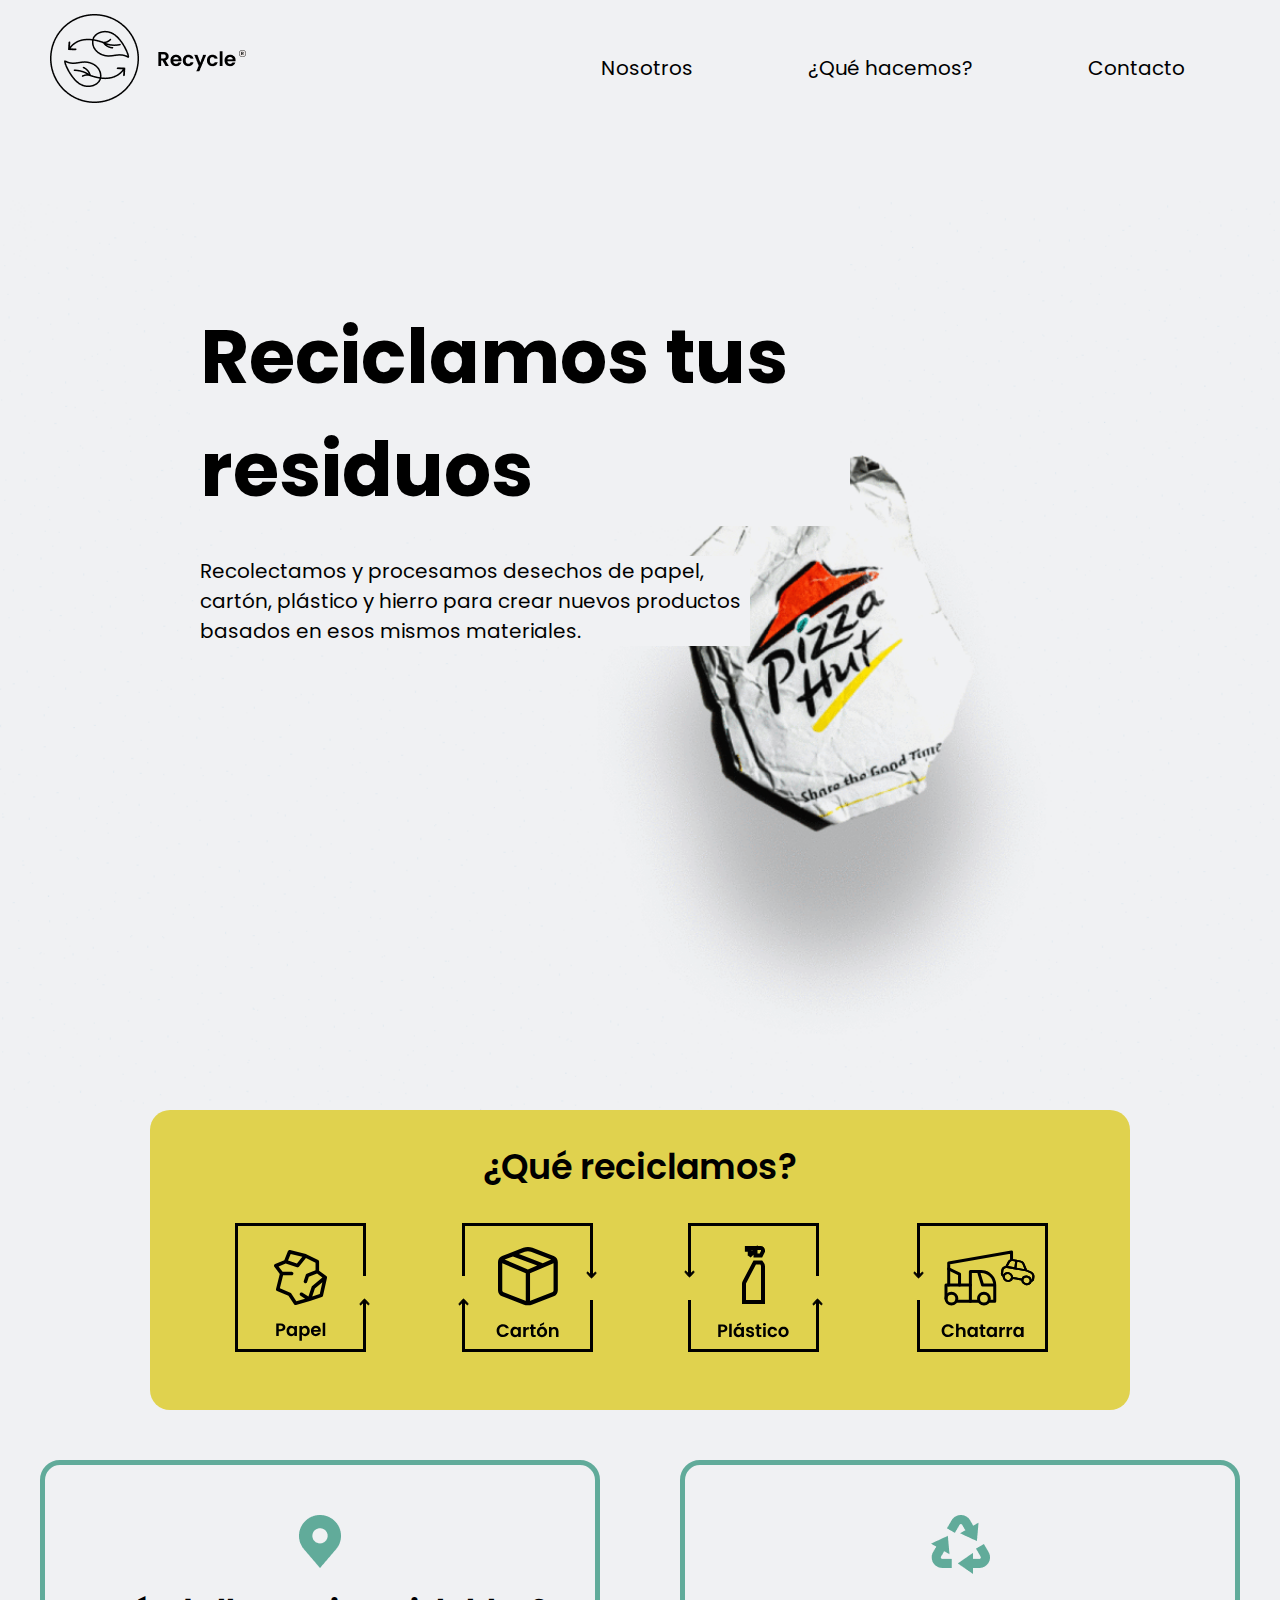
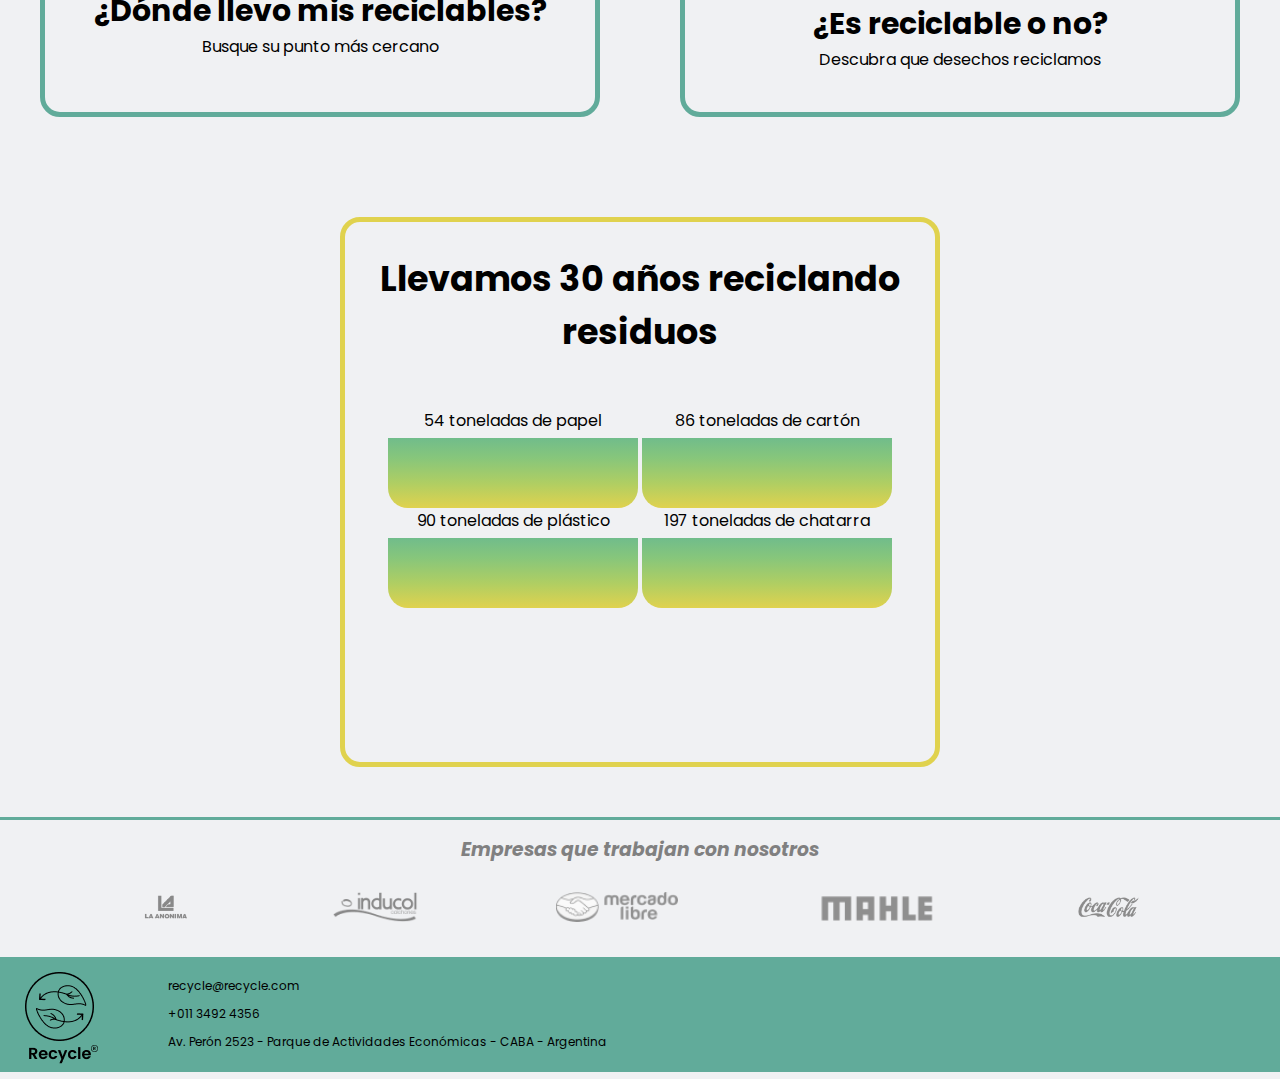
<file: index.html>
<!DOCTYPE html>
<html lang="en">
<head>
    <meta charset="UTF-8">
    <meta http-equiv="X-UA-Compatible" content="IE=edge">
    <meta name="viewport" content="width=device-width, initial-scale=1.0">
    <title>Recycle</title>
     <!-- CSS -->
     <link rel="stylesheet" href="css/style2.css">
     <!-- FONTS -->
        <link rel = "preconnect" href = "https://fonts.gstatic.com">
        <link href = "https://fonts.googleapis.com/css2?family=Poppins:wght@600&display=swap" rel = "stylesheet">
</head>

<body>
    
    <header class="header">
        <div class="logo">
            <a href="index.html"><img src="Vectores/Logo1.png"></a> 
        </div>
        
        <nav class="header__pestañas">
            <ul>
                <li><a href="nosotros.html">Nosotros</a></li>
                <li><a href="quehacemos.html">¿Qué hacemos?</a></li>
                <li><a href="contacto.html">Contacto</a></li>
            </ul>
        </nav>
       
    </header>   
       
    <main>
        <aside class="redes-sociales">
            <a ref=""></a><img src="Vectores/Whatsapp.png">
            <a href="https://www.instagram.com/"><img src="Vectores/Instagram.png"></a>
            <a href="https://www.instagram.com/"><img src="Vectores/Facebook.png"></a>
        </aside>

        <section id="home">
            
            <h1 class="titulo__principal">Reciclamos tus residuos</h1>
            <p class="aclaracion">Recolectamos y procesamos desechos de papel, cartón, plástico y hierro para crear nuevos productos basados en esos mismos materiales.</p>

        </section>
    
        <section class="quereciclamos">
            <h2 class="subtitular">¿Qué reciclamos?</h2>
            <div class="vectores">
                <img src="Vectores/Papel.svg"> 
                <img src="Vectores/Carton.svg"> 
                <img src="Vectores/Plasticos.svg"> 
                <img src="Vectores/Chatarra.svg">   
            </div>    

        </section>  
    
        <section class="fondo-de-boxmodel">
            <div class="box-model">
                <div class="vector-ubicacion-reciclables">
                    <img src="Vectores/ubicacion.png">
                </div>
                <h2 class="titulares">¿Dónde llevo mis reciclables?</h2>
                <p class="boton-index">Busque su punto más cercano</p>
                
            </div>

            <div class="box-model"><a href="esreciclableono.html">
                <div class="vector-ubicacion-reciclables">
                    <img src="Vectores/VectorRecicle.png"></a>
                </div>
                <h2 class="titulares"><a href="esreciclableono.html">¿Es reciclable o no?</a></h2>
                <p class="boton-index">Descubra que desechos reciclamos</p>
           
            </div>

        </section>
            
        <section class="residuos-reciclados">
            
            <div>
                <h2 class="titulo-años">Llevamos 30 años reciclando residuos</h2>
            </div>

            <div id="contador-reciclaje">
                
                <div id="contador1">
                    <p class="toneladas">54 toneladas de papel</p>                    
                </div>
                <div id="contador2">
                    <p class="toneladas">86 toneladas de cartón</p>
                </div>
                <div id="contador3">
                    <p class="toneladas">90 toneladas de plástico</p>
                </div>
                <div id="contador4">
                    <p class="toneladas">197 toneladas de chatarra</p>
                </div>
            </div>

        </section>

       
    </main>

    <footer class="footer">
       
        <section>
            <h3 class="introfooter">Empresas que trabajan con nosotros</h3>
            <div class="box-img"> 
                <img src="Vectores/Empresa1.png">
                <img src="Vectores/Empresa2.png">
                <img src="Vectores/Empresa3.png">
                <img src="Vectores/Empresa4.png">
                <img src="Vectores/Empresa5.png">
            </div>
        </section>
       
        <section class="infofooter">  
            <div class="logofooter">
                <a href="index.html"><img src="Vectores/Logoparafooter.png"></a>
            </div>                         
            <ul class="datos">
                <li class="datos">recycle@recycle.com</li>
                <li class="datos">+011 3492 4356</li>
                <li class="datos">Av. Perón 2523 - Parque de Actividades Económicas - CABA - Argentina</li>
            </ul>
       </section>

    </footer>












   














</body>
</html>
</file>
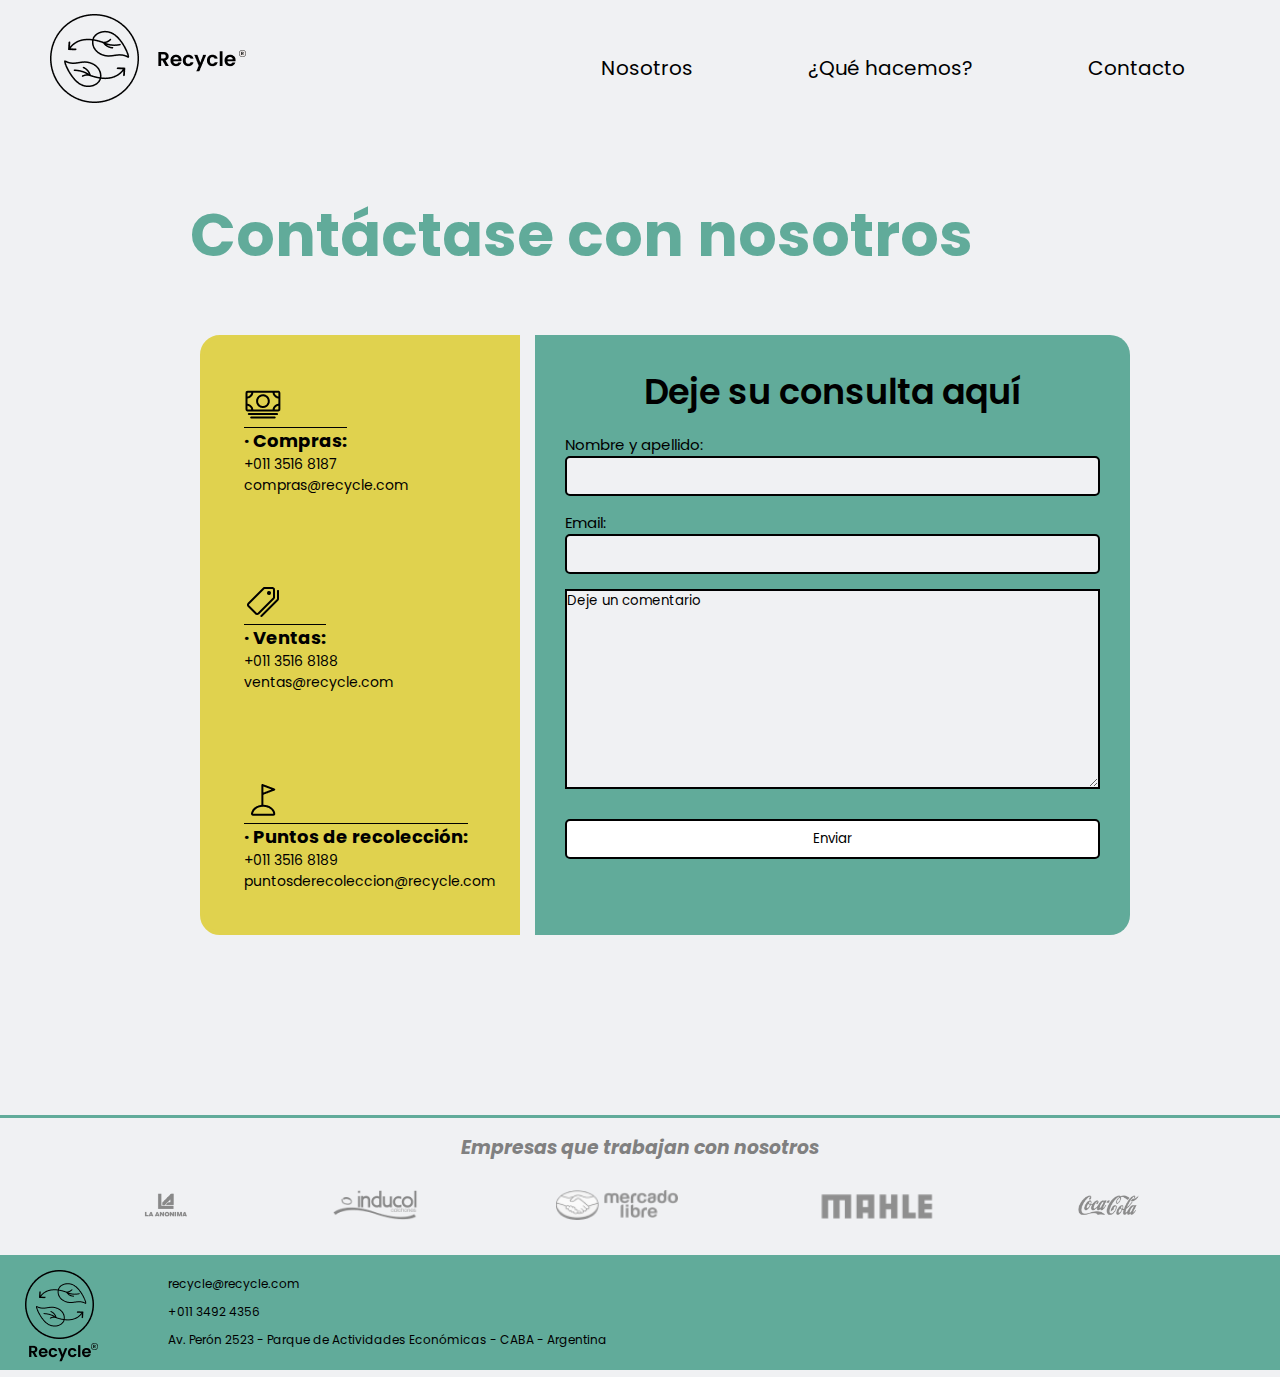
<file: contacto.html>
<!DOCTYPE html>
<html lang="en">
    <head>
        <meta charset="UTF-8">
        <meta http-equiv="X-UA-Compatible" content="IE=edge">
        <meta name="viewport" content="width=device-width, initial-scale=1.0">
        <title>Contacto</title>
     <!-- CSS -->
        <link rel="stylesheet" href="css/style2.css">
     <!-- FONTS -->
        <link rel = "preconnect" href = "https://fonts.gstatic.com">
        <link href = "https://fonts.googleapis.com/css2?family=Poppins:wght@600&display=swap" rel = "stylesheet">
    </head>

<body>
 
    <header class="header">
        <div class="logo">
            <a href="index.html"><img src="Vectores/Logo1.png"></a> 
        </div>
        
        <nav class="header__pestañas">
            <ul>
                <li><a href="nosotros.html">Nosotros</a></li>
                <li><a href="quehacemos.html">¿Qué hacemos?</a></li>
                <li><a href="contacto.html">Contacto</a></li>
            </ul>
        </nav>
       
    </header>   
      

    <main>

        <aside class="redes-sociales">
            <a ref=""></a><img src="Vectores/Whatsapp.png">
            <a href="https://www.instagram.com/"><img src="Vectores/Instagram.png"></a>
            <a href="https://www.instagram.com/"><img src="Vectores/Facebook.png"></a>
        </aside>

        <section>
            
            <h1 class="tituloquienesomos">Contáctase con nosotros</h1>

            <div class="cuerpo-contacto">

                <div class="datos-contacto">                    
                    <ul class="areas">
                        <img src="Vectores/Dinero.png">
                        <li class="area-titulo">· Compras:</li>
                        <li class="area-datos">+011 3516 8187</li>
                        <li class="area-datos">compras@recycle.com</li>
                    </ul>

                    <ul class="areas">
                        <img src="Vectores/Venta.png">
                        <li class="area-titulo">· Ventas:</li>
                        <li class="area-datos">+011 3516 8188</li>
                        <li class="area-datos">ventas@recycle.com</li>
                    </ul>

                    <ul class="areas">
                        <img src="Vectores/Punto.png">
                        <li class="area-titulo">· Puntos de recolección:</li>
                        <li class="area-datos">+011 3516 8189</li>
                        <li class="area-datos">puntosderecoleccion@recycle.com</li>
                    </ul>   
                </div>
                
                <form class="fondo-formulario">
                    
                    <legend class="subtitular">Deje su consulta aquí</legend>
                    
                    <div class="cuerpo-formulario">
                        <label class="titulo-formulario">Nombre y apellido:</label>
                        <input>
                
                        <label class="titulo-formulario">Email:</label>
                        <input>
                
                        <textarea class="text-area">Deje un comentario</textarea>
                    
                        <input class="boton-formulario" type="submit" value="Enviar">
                    </div>

                </form>

            </div>

        </section>

    </main>       

   
        
    <footer class="footer">
       
        <section>
            <h3 class="introfooter">Empresas que trabajan con nosotros</h3>
            <div class="box-img"> 
                <img src="Vectores/Empresa1.png">
                <img src="Vectores/Empresa2.png">
                <img src="Vectores/Empresa3.png">
                <img src="Vectores/Empresa4.png">
                <img src="Vectores/Empresa5.png">
            </div>
        </section>
   
        <section class="infofooter">  
            <div class="logofooter">
                <a href="index.html"><img src="Vectores/Logoparafooter.png"></a>
            </div>                         
            <ul class="datos">
                <li class="datos">recycle@recycle.com</li>
                <li class="datos">+011 3492 4356</li>
                <li class="datos">Av. Perón 2523 - Parque de Actividades Económicas - CABA - Argentina</li>
            </ul>
        </section>

    </footer>

</body>



</html>
</file>
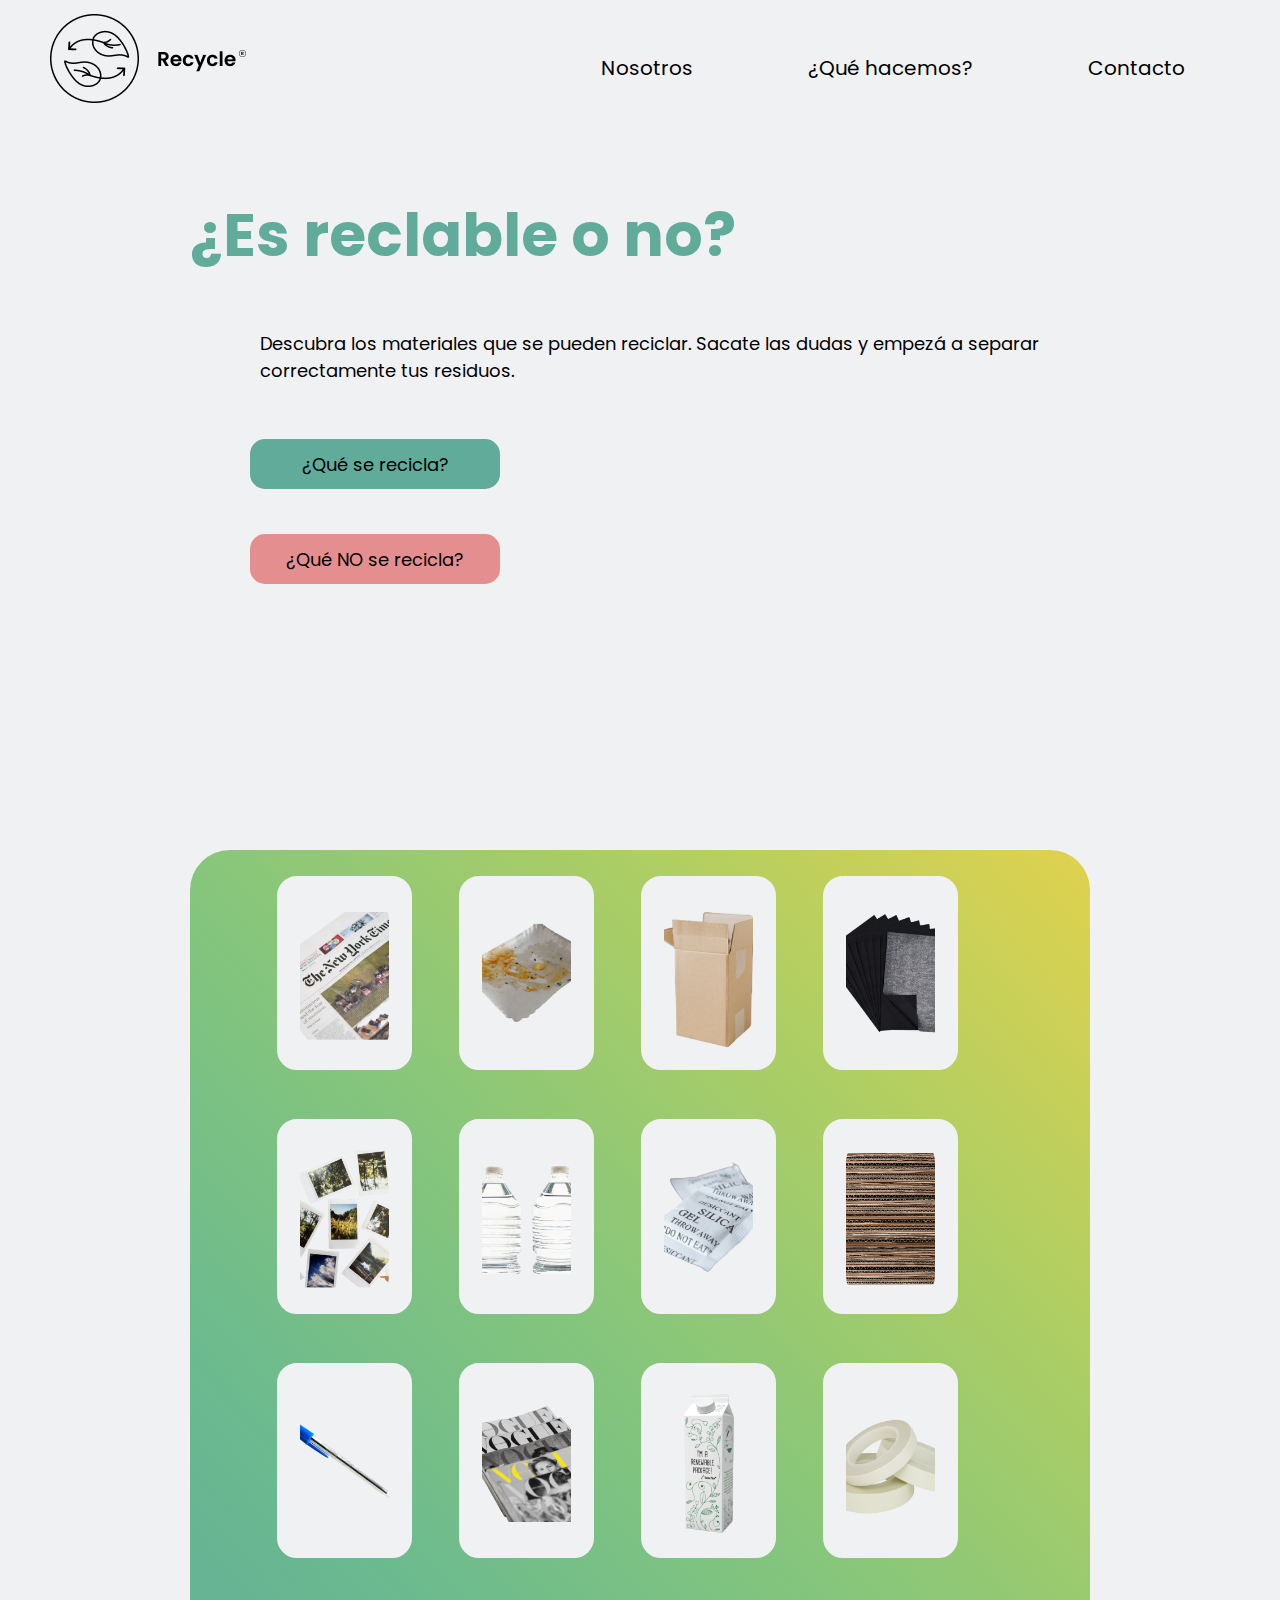
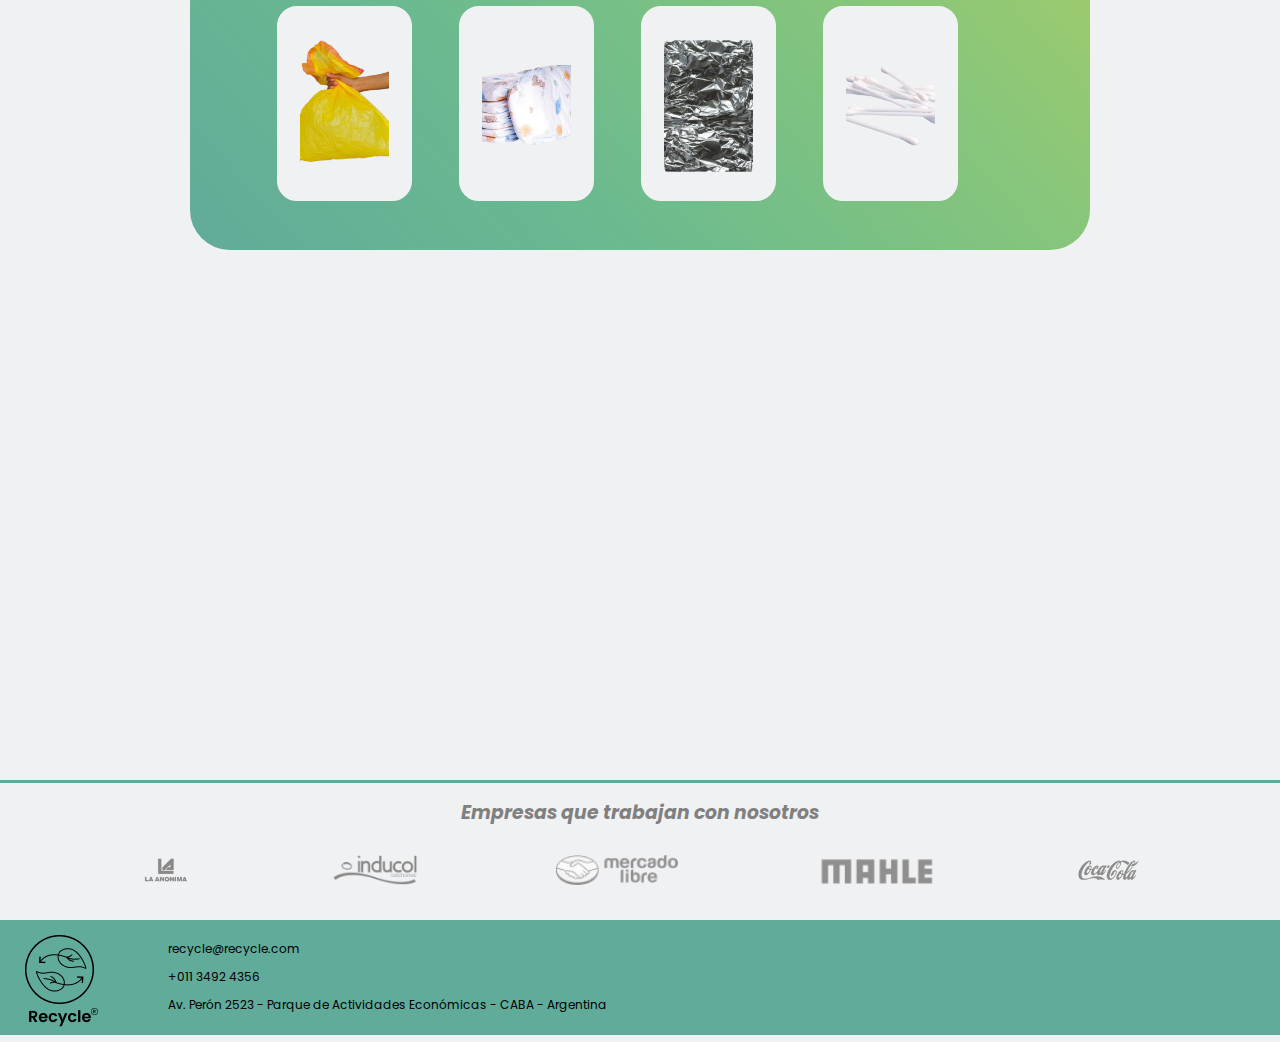
<file: esreciclableono.html>
<!DOCTYPE html>
<html lang="en">
    <head>
        <meta charset="UTF-8">
        <meta http-equiv="X-UA-Compatible" content="IE=edge">
        <meta name="viewport" content="width=device-width, initial-scale=1.0">
        <title>Es reciclable o no</title>
     <!-- CSS -->
        <link rel="stylesheet" href="css/style2.css">
     <!-- FONTS -->
        <link rel = "preconnect" href = "https://fonts.gstatic.com">
        <link href = "https://fonts.googleapis.com/css2?family=Poppins:wght@600&display=swap" rel = "stylesheet">
    </head>


<body>

    <header class="header">
        <div class="logo">
            <a href="index.html"><img src="Vectores/Logo1.png"></a> 
        </div>
        
        <nav class="header__pestañas">
            <ul>
                <li><a href="nosotros.html">Nosotros</a></li>
                <li><a href="quehacemos.html">¿Qué hacemos?</a></li>
                <li><a href="contacto.html">Contacto</a></li>
            </ul>
        </nav>
       
    </header>   
      
    <main>
        
        <aside class="redes-sociales">
            <a ref=""></a><img src="Vectores/Whatsapp.png">
            <a href="https://www.instagram.com/"><img src="Vectores/Instagram.png"></a>
            <a href="https://www.instagram.com/"><img src="Vectores/Facebook.png"></a>
        </aside>
        
        
        <section class="quienesomos">           
                
            <h1 class="tituloquienesomos">¿Es reclable o no?</h1>
            <p class="textquienesomos">Descubra los materiales que se pueden reciclar. Sacate las dudas y empezá a separar correctamente tus residuos.</p>

            <div class="accion">
                <a class="boton-verde">¿Qué se recicla?</a>
                <a class="boton-rojo">¿Qué NO se recicla?</a>
            </div>
                               
        </section>      

        
        
        <section class="zona-grid">
          
            <div class="grid-padre2">
                            
                <div class="bloque1-1">
                    <img src="Imagenes/Diarios.png" class="imagen-grid2">
                    
                </div>

                <div class="bloque1-2">
                    <img src="Imagenes/Carton sucio.png" class="imagen-grid2">
                </div>

                <div class="bloque1-1">
                    <img src="Imagenes/Cajasdecarton.png" class="imagen-grid2">
                </div>

                <div class="bloque1-2">
                    <img src="Imagenes/Papelcarbonico.png" class="imagen-grid2">
                </div>

                <div class="bloque1-2">
                    <img src="Imagenes/Fotos.png" class="imagen-grid2">
                </div>

                <div class="bloque1-1">
                    <img src="Imagenes/Botellasplasticas.png" class="imagen-grid2">
                </div>

                <div class="bloque1-2">
                    <img src="Imagenes/Geldesilice.png" class="imagen-grid2">
                </div>

                <div class="bloque1-1">
                    <img src="Imagenes/Cartoncorrugado.png" class="imagen-grid2">
                </div> 
                                      
                <div class="bloque1-2">
                    <img src="Imagenes/Birome.png" class="imagen-grid2">
                </div>

                <div class="bloque1-1">
                    <img src="Imagenes/Revistas.png" class="imagen-grid2">
                </div>

                <div class="bloque1-1">
                    <img src="Imagenes/Tetrabrik.png" class="imagen-grid2">
                </div>

                <div class="bloque1-2">
                    <img src="Imagenes/Cintaadhesiva.png" class="imagen-grid2">
                </div>

                <div class="bloque1-1">
                    <img src="Imagenes/Bolsadeplastico.png" class="imagen-grid2">
                </div>

                <div class="bloque1-2">
                    <img src="Imagenes/Papeles.png" class="imagen-grid2">
                </div>

                <div class="bloque1-1">
                    <img src="Imagenes/Papelaluminio.png" class="imagen-grid2">
                </div>

                <div class="bloque1-2">
                    <img src="Imagenes/HIsopos.png" class="imagen-grid2">
                </div>

            </div>

        </section>


    </main>

    <footer class="footer">
       
        <section>
            <h3 class="introfooter">Empresas que trabajan con nosotros</h3>
            <div class="box-img"> 
                <img src="Vectores/Empresa1.png">
                <img src="Vectores/Empresa2.png">
                <img src="Vectores/Empresa3.png">
                <img src="Vectores/Empresa4.png">
                <img src="Vectores/Empresa5.png">
            </div>
        </section>
    
        <section class="infofooter">  
            <div class="logofooter">
                <a href="index.html"><img src="Vectores/Logoparafooter.png"></a>
            </div>                         
            <ul class="datos">
                <li class="datos">recycle@recycle.com</li>
                <li class="datos">+011 3492 4356</li>
                <li class="datos">Av. Perón 2523 - Parque de Actividades Económicas - CABA - Argentina</li>
            </ul>
        </section>

    </footer>

    
</body>
</html>
</file>
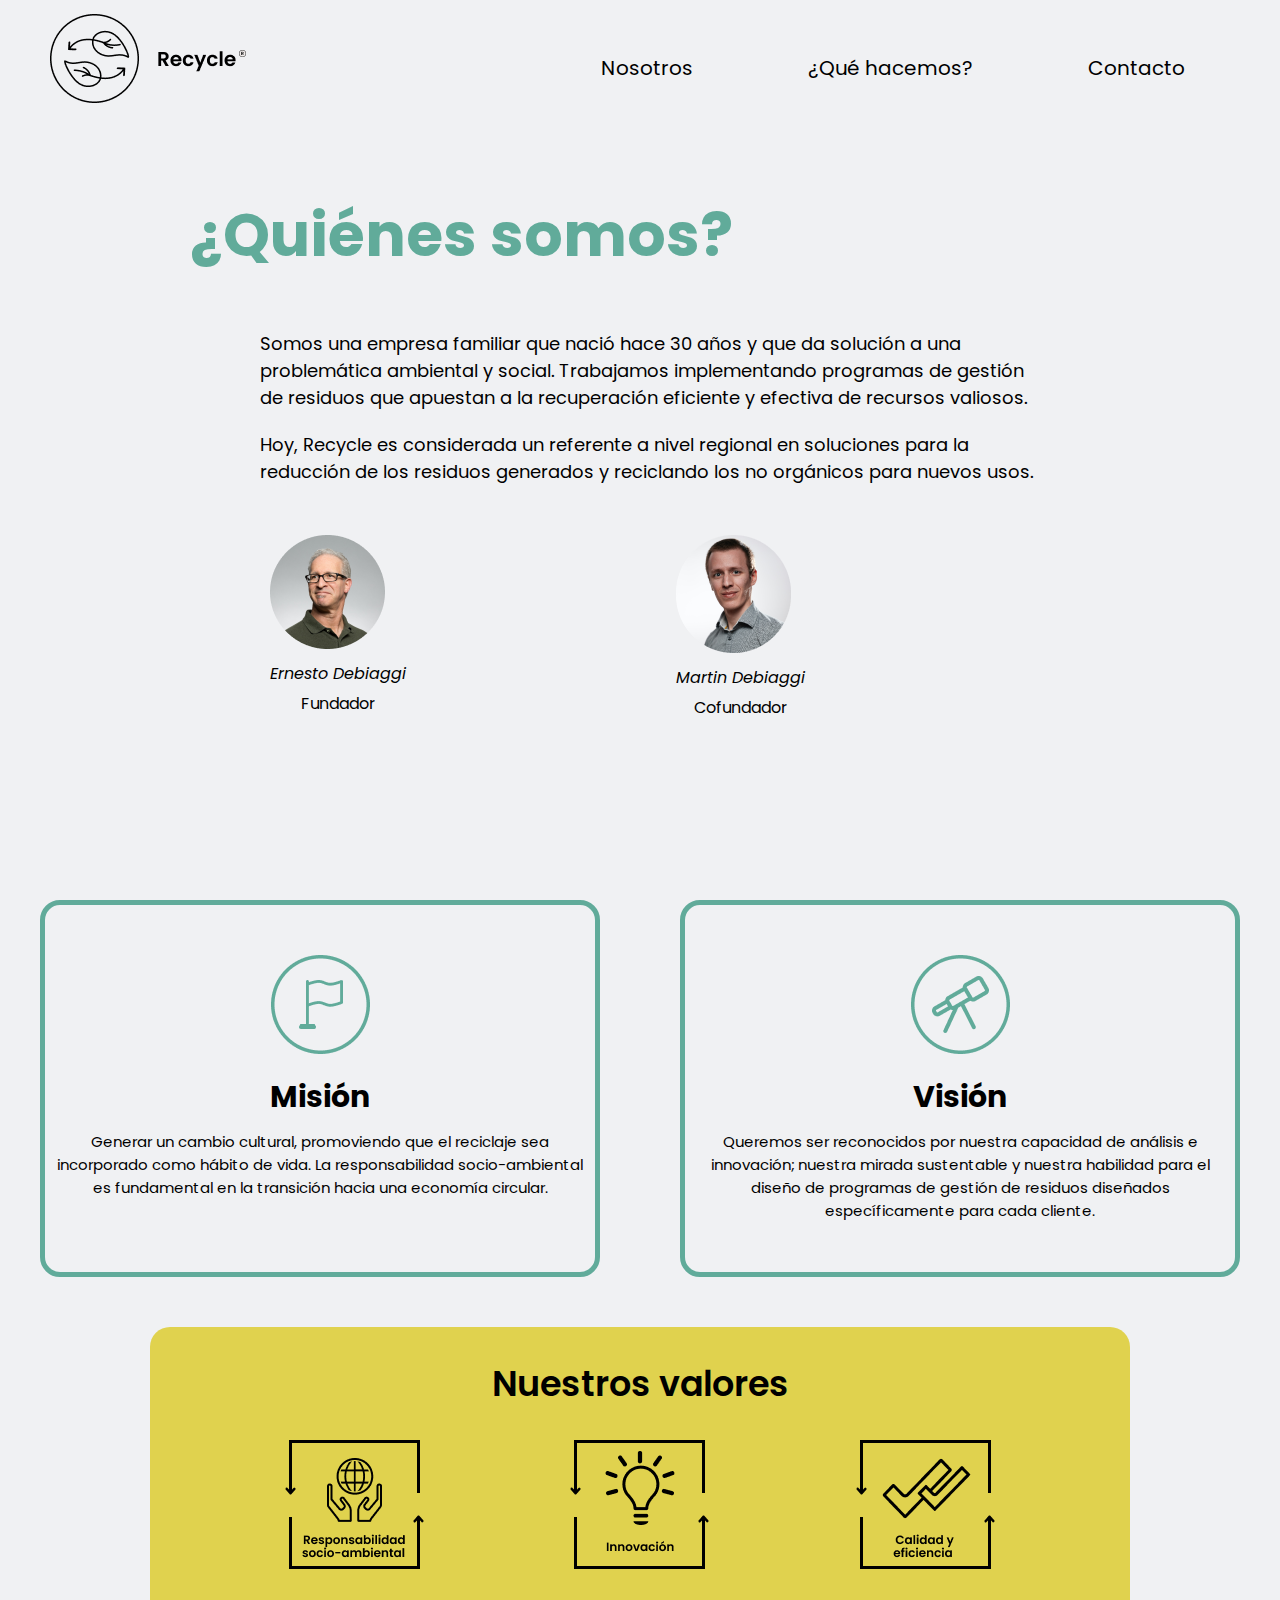
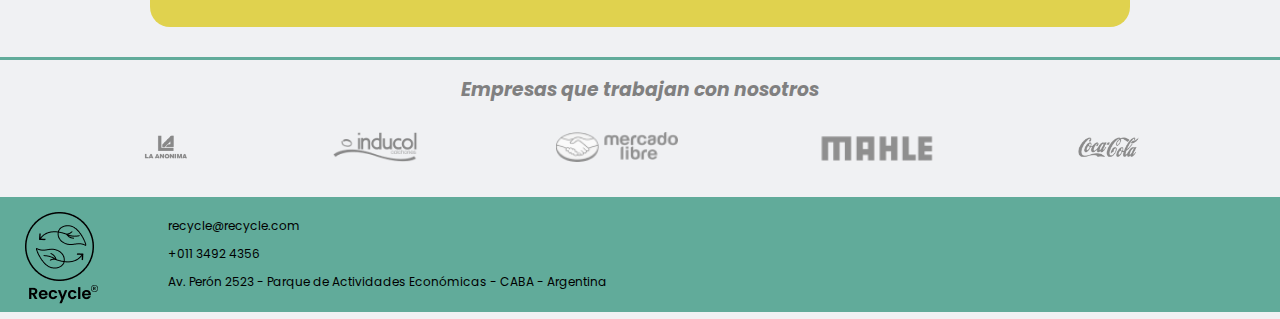
<file: nosotros.html>
<!DOCTYPE html>
<html lang="en">
    <head>
        <meta charset="UTF-8">
        <meta http-equiv="X-UA-Compatible" content="IE=edge">
        <meta name="viewport" content="width=device-width, initial-scale=1.0">
        <title>Nosotros</title>
     <!-- CSS -->
        <link rel="stylesheet" href="css/style2.css">
     <!-- FONTS -->
        <link rel = "preconnect" href = "https://fonts.gstatic.com">
        <link href = "https://fonts.googleapis.com/css2?family=Poppins:wght@600&display=swap" rel = "stylesheet">
    </head>


<body>
    
    <header class="header">
        <div class="logo">
            <a href="index.html"><img src="Vectores/Logo1.png"></a> 
        </div>
        
        <nav class="header__pestañas">
            <ul>
                <li><a href="nosotros.html">Nosotros</a></li>
                <li><a href="quehacemos.html">¿Qué hacemos?</a></li>
                <li><a href="contacto.html">Contacto</a></li>
            </ul>
        </nav>
       
    </header> 

    <main>

        <aside class="redes-sociales">
            <a ref=""></a><img src="Vectores/Whatsapp.png">
            <a href="https://www.instagram.com/"><img src="Vectores/Instagram.png"></a>
            <a href="https://www.instagram.com/"><img src="Vectores/Facebook.png"></a>
        </aside>


        <section class="quienesomos">
            <h1 class="tituloquienesomos">¿Quiénes somos?</h1>
            <p class="textquienesomos">Somos una empresa familiar que nació hace 30 años y que da solución a una problemática ambiental y social. Trabajamos implementando programas de gestión de residuos que apuestan a la recuperación eficiente y efectiva de recursos valiosos.</p>
            <p class="textquienesomos">Hoy, Recycle es considerada un referente a nivel regional en soluciones para la reducción de los residuos generados y reciclando los no orgánicos para nuevos usos.</p>
        
            <div class="fundadores">
                <div class="foto-de-perfil">
                    <img src="Imagenes/Señor1.png">
                    <p class="nombre">Ernesto Debiaggi</p>
                    <p class="puesto">Fundador</p>
                </div>

                <div class="foto-de-perfil">
                    <img src="Imagenes/Señor2.png">
                    <p class="nombre">Martin Debiaggi</p>
                    <p class="puesto">Cofundador</p>
                </div>                      
            </div>

        </section>

        <div class="fondo-de-boxmodel">
            
            <section class="box-model">
                <div class="vector-ubicacion-reciclables">
                    <img src="Vectores/Mision.png">
                </div>
                <h2 class="titulares">Misión</h2>
                <p class="mision-vision">Generar un cambio cultural, promoviendo que el reciclaje sea incorporado como hábito de vida. La responsabilidad socio-ambiental es fundamental en la transición hacia una economía circular.
            </section>  
        
            <section class="box-model">
                <div class="vector-ubicacion-reciclables">
                    <img src="Vectores/Vision.png">
                </div>
                <h2 class="titulares">Visión</h2>
                <p class="mision-vision">Queremos ser reconocidos por nuestra capacidad de análisis e innovación; nuestra mirada sustentable y nuestra habilidad para el diseño de programas de gestión de residuos diseñados específicamente para cada cliente.
            </section>

        </div>

        <section class="quereciclamos">
            <h2 class="subtitular">Nuestros valores</h2>
            <div class="vectores">
                <img src="Vectores/Responsabilidad.png">
                <img src="Vectores/Innovacion.png">
                <img src="Vectores/Calidad.png">
            </div>
        </section>

    </main>
    
    
    <footer class="footer">
       
        <section>
            <h3 class="introfooter">Empresas que trabajan con nosotros</h3>
            <div class="box-img"> 
                <img src="Vectores/Empresa1.png">
                <img src="Vectores/Empresa2.png">
                <img src="Vectores/Empresa3.png">
                <img src="Vectores/Empresa4.png">
                <img src="Vectores/Empresa5.png">
            </div>
        </section>
       
        <section class="infofooter">  
            <div class="logofooter">
                <a href="index.html"><img src="Vectores/Logoparafooter.png"></a>
            </div>                         
            <ul class="datos">
                <li class="datos">recycle@recycle.com</li>
                <li class="datos">+011 3492 4356</li>
                <li class="datos">Av. Perón 2523 - Parque de Actividades Económicas - CABA - Argentina</li>
            </ul>
       </section>

    </footer>



</body>
</html>
</file>
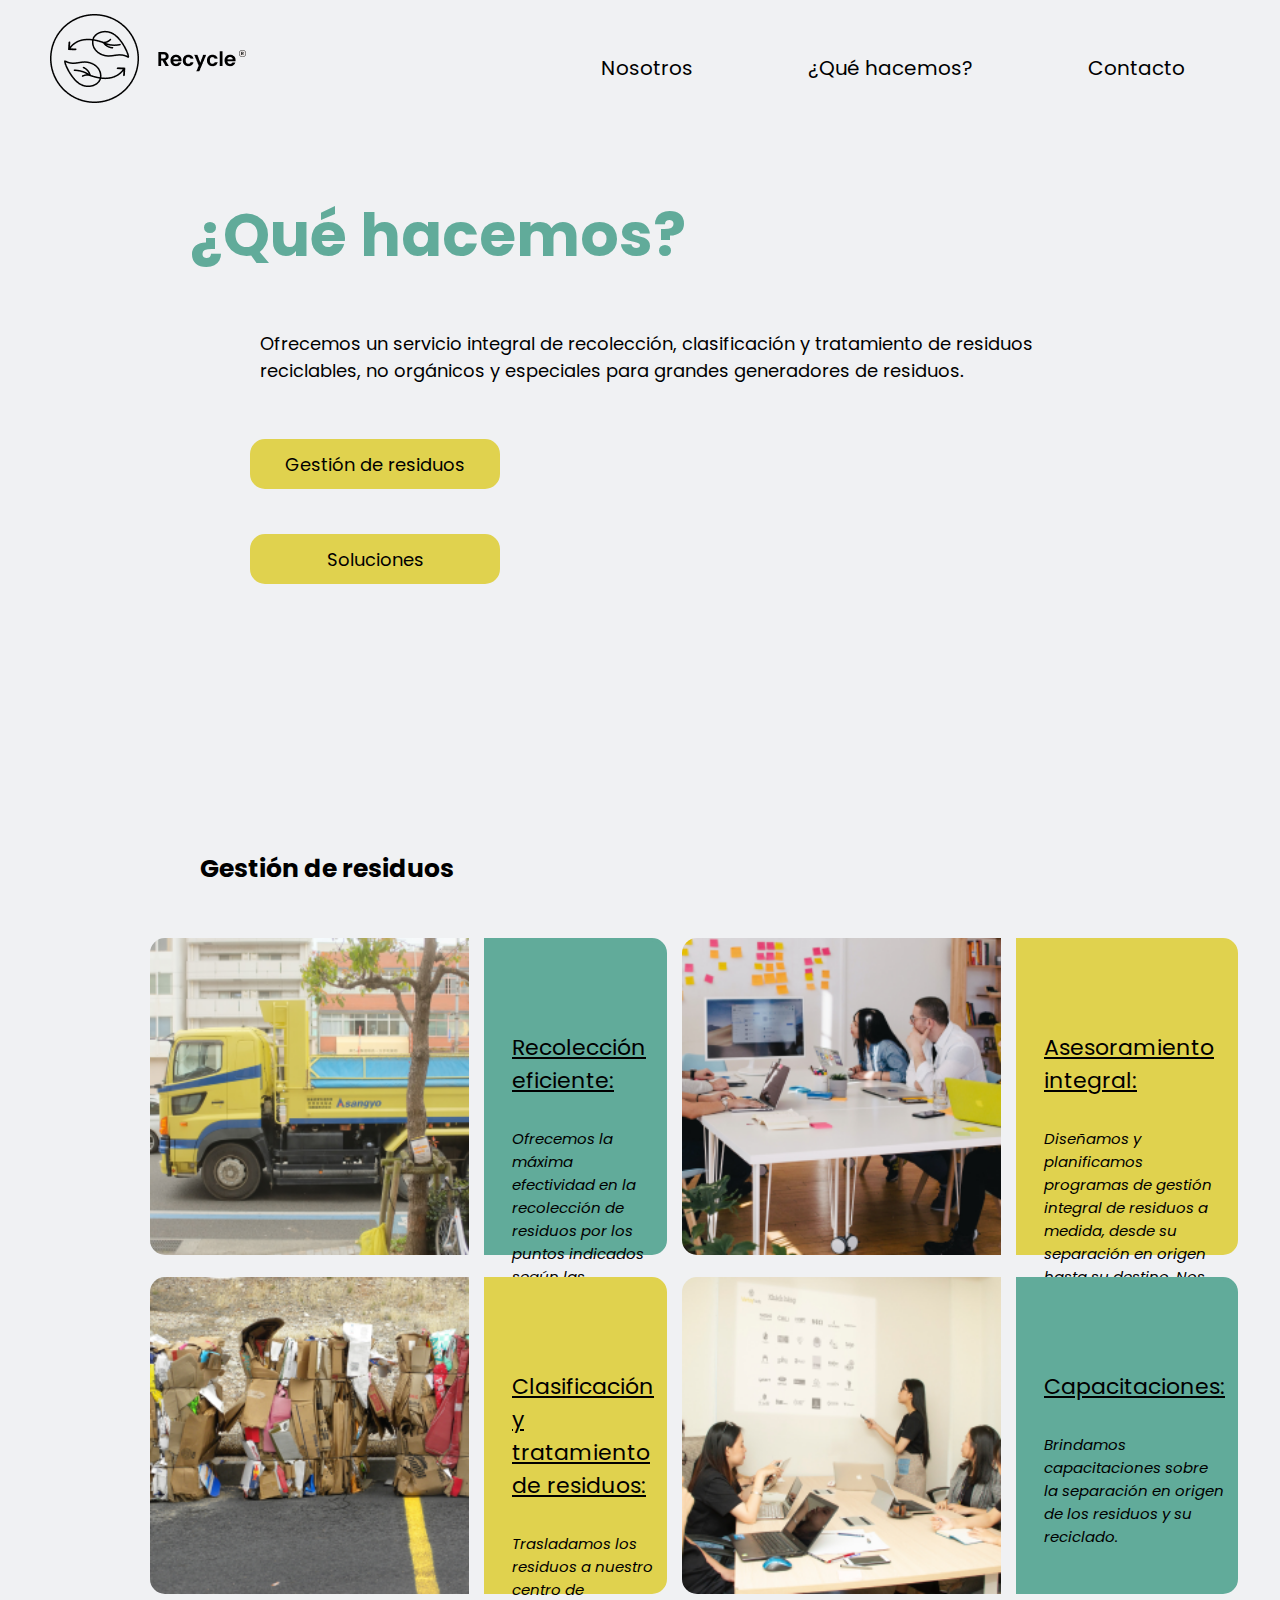
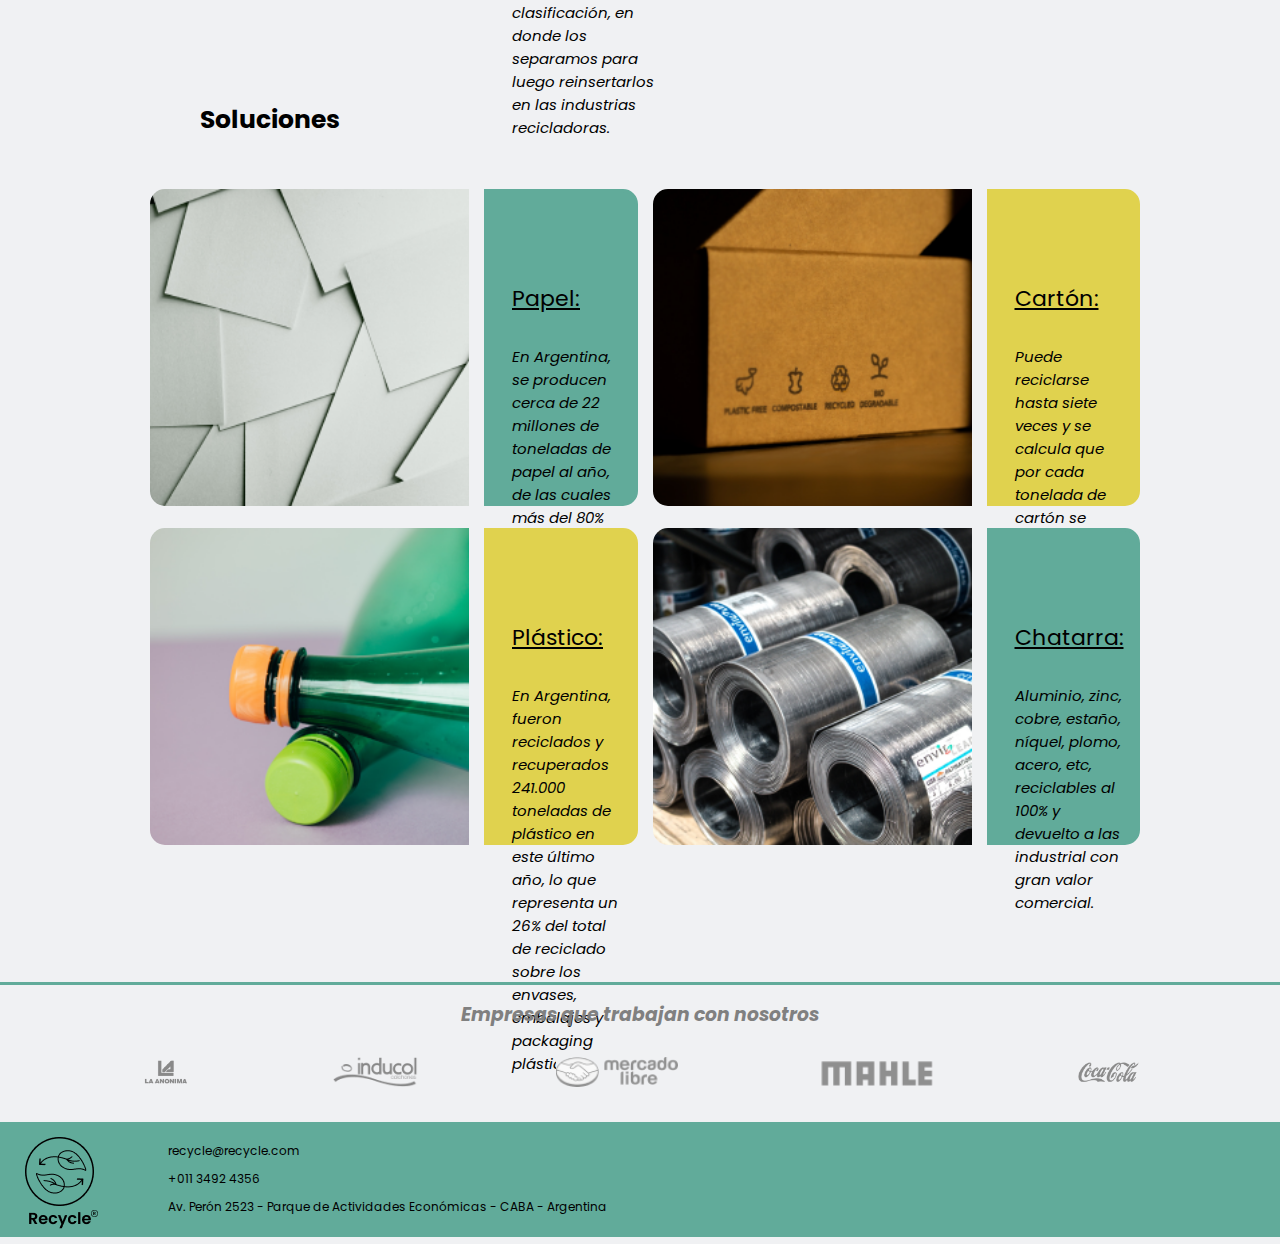
<file: quehacemos.html>
<!DOCTYPE html>
<html lang="en">
    <head>
        <meta charset="UTF-8">
        <meta http-equiv="X-UA-Compatible" content="IE=edge">
        <meta name="viewport" content="width=device-width, initial-scale=1.0">
        <title>Que hacemos</title>
     <!-- CSS -->
        <link rel="stylesheet" href="css/style2.css">
     <!-- FONTS -->
        <link rel = "preconnect" href = "https://fonts.gstatic.com">
        <link href = "https://fonts.googleapis.com/css2?family=Poppins:wght@600&display=swap" rel = "stylesheet">
    </head>



<body>
    <header class="header">
        <div class="logo">
            <a href="index.html"><img src="Vectores/Logo1.png"></a> 
        </div>
        
        <nav class="header__pestañas">
            <ul>
                <li><a href="nosotros.html">Nosotros</a></li>
                <li><a href="quehacemos.html">¿Qué hacemos?</a></li>
                <li><a href="contacto.html">Contacto</a></li>
            </ul>
        </nav>
       
    </header> 


<main>
    <aside class="redes-sociales">
        <a ref=""></a><img src="Vectores/Whatsapp.png">
        <a href="https://www.instagram.com/"><img src="Vectores/Instagram.png"></a>
        <a href="https://www.instagram.com/"><img src="Vectores/Facebook.png"></a>
    </aside>

    <section class="quienesomos">
        <h1 class="tituloquienesomos">¿Qué hacemos?</h1>
        <p class="textquienesomos">Ofrecemos un servicio integral de recolección, clasificación y tratamiento de residuos reciclables, no orgánicos y especiales para grandes generadores de residuos.
        </p>

        <div class="accion">
            <a class="boton-amarillo">Gestión de residuos</a>
            <a class="boton-amarillo">Soluciones</a>
        </div>

    </section>

    <h2 class="botones-quehacemos">Gestión de residuos</h2>
  
    <section>
    
        <div class="grid-padre">
                            
            <div class="bloque1">
                <img src="Imagenes/Recoleccion.png" class="imagen-grid">
            </div>

            <div class="bloque2">           
                <p class="titulo-grid">Recolección eficiente:</p>
                <p class="texto-grid">Ofrecemos la máxima efectividad en la recolección de residuos por los puntos indicados según las necesidades de cada uno de nuestros clientes.</p>
            </div>

            <div class="bloque3">
                <img src="Imagenes/Asesoriamiento.png" class="imagen-grid">
            </div>

            <div class="bloque4">
                <p class="titulo-grid">Asesoramiento integral:</p>
                <p class="texto-grid">Diseñamos y planificamos programas de gestión integral de residuos a medida, desde su separación en origen hasta su destino. Nos aseguramos de que cada residuo recuperado sea reinsertado en el mercado a través de su reutilización o reciclado.</p>
            </div>

            <div class="bloque5">
                <img src="Imagenes/Clasificacion.png" class="imagen-grid">
            </div>

            <div class="bloque4">
                <p class="titulo-grid">Clasificación y tratamiento de residuos:</p>
                <p class="texto-grid">Trasladamos los residuos a nuestro centro de clasificación, en donde los separamos para luego reinsertarlos en las industrias recicladoras.</p>
            </div>

            <div class="bloque7">
                <img src="Imagenes/Capacitaciones.png" class="imagen-grid">
            </div>

            <div class="bloque2">
                <p class="titulo-grid">Capacitaciones:</p>
                <p class="texto-grid">Brindamos capacitaciones sobre la separación en origen de los residuos y su reciclado.</p>
            </div>
        
        </div>


        <h2 class="botones-quehacemos">Soluciones</h2>

        <div class="grid-padre">
                            
            <div class="bloque1">
                <img src="Imagenes/Papel.png" class="imagen-grid">
            </div>

            <div class="bloque2">           
                <p class="titulo-grid">Papel:</p>
                <p class="texto-grid">En Argentina, se producen cerca de 22 millones de toneladas de papel al año, de las cuales más del 80% provienen de papel reciclado.</p>
            </div>

            <div class="bloque3">
                <img src="Imagenes/Carton.png" class="imagen-grid">
            </div>

            <div class="bloque4">
                <p class="titulo-grid">Cartón:</p>
                <p class="texto-grid">Puede reciclarse hasta siete veces y se calcula que por cada tonelada de cartón se obtienen prácticamente 900 Kg. de cartón reciclado.</p>
            </div>

            <div class="bloque5">
                <img src="Imagenes/Plastico.png" class="imagen-grid">
            </div>

            <div class="bloque4">
                <p class="titulo-grid">Plástico:</p>
                <p class="texto-grid">En Argentina, fueron reciclados y recuperados 241.000 toneladas de plástico en este último año, lo que representa un 26% del total de reciclado sobre los envases, embalajes y packaging plásticos.</p>
            </div>

            <div class="bloque7">
                <img src="Imagenes/Chatarra.png" class="imagen-grid">
            </div>

            <div class="bloque2">
                <p class="titulo-grid">Chatarra:</p>
                <p class="texto-grid">Aluminio, zinc, cobre, estaño, níquel, plomo, acero, etc, reciclables al 100% y devuelto a las industrial con gran valor comercial.</p>
            </div>
        
        </div>

    </section>

</main>

    
<footer class="footer">
       
    <section>
        <h3 class="introfooter">Empresas que trabajan con nosotros</h3>
        <div class="box-img"> 
            <img src="Vectores/Empresa1.png">
            <img src="Vectores/Empresa2.png">
            <img src="Vectores/Empresa3.png">
            <img src="Vectores/Empresa4.png">
            <img src="Vectores/Empresa5.png">
        </div>
    </section>
   
    <section class="infofooter">  
        <div class="logofooter">
            <a href="index.html"><img src="Vectores/Logoparafooter.png"></a>
        </div>                         
        <ul class="datos">
            <li class="datos">recycle@recycle.com</li>
            <li class="datos">+011 3492 4356</li>
            <li class="datos">Av. Perón 2523 - Parque de Actividades Económicas - CABA - Argentina</li>
        </ul>
   </section>

</footer>


</body>
</html>
</file>
<file: css/style2.css>
* {
    margin: 0;
    padding: 0;
    list-style-type: none;
    box-sizing: border-box;
    font-family: sans-serif;
    text-decoration: none;
    font-family: 'Poppins', sans-serif;
    color:black;
    background: rgb(240, 241, 243);
    }

.logo {
    margin: 14px 0px 0px 50px;
    }
    
.header {
    color:black;
    background-color:rgb(240, 241, 243);
    display: flex;
    top: 0;
    height: 110px;
    position: fixed;
    display: flex; 
    flex-direction: row;
    justify-content: space-between;
    align-items: center; 
    width: 100%;
    padding-right: 80px;
    z-index: 100;
    }
   
.header__pestañas ul {
    font-size: 20px; 
    display: flex;  
    } 

.header__pestañas ul li {
    margin: 45px 15px 20px 100px;
    }

.header ul li a:hover {
    background: rgb(97, 171, 154);
    color: black;
    border-radius: 20px;
    padding: 10px;
    }

#home {
    background-image: url(../css/ezgif.com-gif-maker.gif);
    height: 910px;
    background-position: center;
    background-size: cover;
    background-repeat: no-repeat;
    }

    
.titulo__principal {
    font-family: 'Poppins', sans-serif;
    font-style: normal;
    font-weight: 700px;
    font-size: 75px;
    margin: 200px 00px 00px 200px;
    padding-top: 100px;
    width: 650px;
    }   

.aclaracion {
    font-family: 'Poppins', sans-serif;
    font-style: normal;
    color: black;
    text-align: left;
    font-weight: 450px;
    margin-top: 30px;
    margin-left: 200px;
    font-size: 20px;
    width: 550px;
    }

.redes-sociales {
    margin: 0px 2000px 0px 1800px;
    position: fixed;
    display: flex;
    flex-direction: column;
    justify-content: space-evenly; 
    height: 500px; 
    background-color: transparent;
    }

.quereciclamos {
    height: 300px;
    background-color: rgb(224, 210, 78);
    background-position: center;
    margin-left: 150px;
    margin-right: 150px;
    border-top-left-radius: 20px;
    border-top-right-radius: 20px;
    border-bottom-right-radius: 20px;
    border-bottom-left-radius: 20px;
    }

.subtitular {
    font-family: 'Poppins', sans-serif;
    font-style: normal;
    color: black;
    text-align: center;
    font-weight: 600;
    font-size: 35px;
    background-color: transparent;  
    padding-top: 30px;         
    }
    
.vectores {
    display: flex;
    justify-content: space-evenly;
    margin-top: 30px;
    background-color: rgb(224, 210, 78);
    }    


.fondo-de-boxmodel {
    background-color: rgb(240, 241, 243);
    padding-top: 10px;
    padding-bottom: 10px;
    display: flex;
    justify-content: space-evenly;
    }
     
.box-model {
    border: 5px solid rgb(97, 171, 154);
    border-radius: 20px;
    padding: 50px 0px 40px 0px;
    margin: 40px;
    width: 700px;
    text-align: center;
    background-color: rgb(240, 241, 243);
    }

.titulares {
    color:black;
    font-family: 'Poppins', sans-serif;
    font-style: normal;
    font-size: 30px;
    }


.vector-ubicacion-reciclables {
    background-color: transparent;
    display: flex;
    justify-content: center;
    margin-bottom: 20px;
    animation-name: identifier;
    animation-iteration-count: infinite;
    animation-timing-function: linear;
    animation-duration: 1s;
    animation-delay: 0s;    
    transition: all 3s;
    }    

.footer {
    border-top: 3px solid rgb(97, 171, 154);
    margin-top: 30px;
    }
    
.introfooter {
    color:grey;
    font-family: 'Poppins', sans-serif;
    font-style: italic;
    text-align: center;
    height: 70px;
    background-color: rgb(240, 241, 243);
    padding-top: 15px;
    }
    
.box-img {
    height: 30px;
    background-color: rgb(240, 241, 243);
    display: flex;
    flex-flow: row nowrap;
    justify-content: center;
    justify-content: space-evenly;
    margin-top: 2px;
    margin-bottom: 35px;
    }    

.infofooter {
    height: 115px;
    background-color: rgb(97, 171, 154);
    display: flex;
    }

.logofooter {
    margin-top: 8px;
    margin-left: 15px;
    margin-bottom: 20px;
}

.datos {
    color: black;
    font-family: 'Poppins', sans-serif;
    font-style: normal;
    text-align: left;
    font-weight: 400;
    margin: 10px 0px 0px 30px;
    font-size: 12px;
    background-color: rgb(97, 171, 154);
    }    

.quienesomos {
    background-color: rgb(240, 241, 243);
    height: 700px;
    color: black;
    font-family: 'Poppins', sans-serif;
    font-style: normal;
    text-align: left;     
    }
    
.tituloquienesomos {
    color: rgb(97, 171, 154);
    font-family: 'Poppins', sans-serif;
    font-style: normal;
    text-align: left;
    font-weight: 700;
    margin-top: 150px;
    margin-left: 150px;   
    padding: 40px;
    font-size: 60px;    
    }
    
.textquienesomos {
    color: black;
    font-family: 'Poppins', sans-serif;
    font-style: normal;
    text-align: left;
    font-weight: 400; 
    padding: 10px;
    width: 800px;
    margin-left: 250px;
    font-size: 18px;
    }    

.fundadores {
    display: flex; 
    flex-flow: row nowrap;
    justify-content: flex-start;
    }

.foto-de-perfil {
    margin-left: 270px;
    margin-top: 40px;    
    }

.nombre {
    margin-top: 5px;
    font-style: oblique;   
    }

.puesto {
    margin-top: 5px;    
    text-align: center;     
    }   

.mision-vision {
    text-align: center;
    font-size: 15px;
    margin: 10px;
   }

.img-valores {
    background-color: rgb(224, 210, 78);
    height: 500px;  
    }

.accion {
    display: flex;
    flex-direction: column; 
    }       

.boton-verde {
    border: 2px solid rgb(97, 171, 154);   
    background-color:rgb(97, 171, 154);
    border-radius: 15px;
    margin: 45px 0px 0px 250px;
    width: 250px;
    height: 50px;
    font-size: 18px;
    text-align: center;
    padding: 10px;
    }    

.boton-rojo {
    border: 2px solid rgb(229, 142, 143);   
    background-color:rgb(229, 142, 143);
    border-radius: 15px;
    margin: 45px 0px 0px 250px;
    width: 250px;
    height: 50px;
    font-size: 18px;
    text-align: center;
    padding: 10px;
    } 

.boton-amarillo {
    border: 2px solid rgb(224, 210, 78);   
    background-color:rgb(224, 210, 78);
    border-radius: 15px;
    margin: 45px 0px 0px 250px;
    width: 250px;
    height: 50px;
    font-size: 18px;
    text-align: center;
    padding: 10px;
    }

.datos-contacto {
    border: 4px solid rgb(224, 210, 78);   
    background-color: rgb(224, 210, 78); 
    border-bottom-left-radius: 20px;
    border-top-left-radius: 20px;
    height: 600px;
    margin: 15px 15px 20px 200px;    
    }

.areas {
    margin: 50px 20px 90px 40px;
    background-color: transparent;   
    }    

.area-titulo {
    font-size: 18px;
    font-weight: 700;
    background-color: transparent;
    text-decoration-line: overline ; 
    }

.area-datos {
    font-size: 14px;
    font-weight: 400;
    background-color: transparent; 
    }

.fondo-formulario {
    height:600px;
    width: 700%;    
    background-color: rgb(97, 171, 154);
    border-bottom-right-radius: 20px;
    border-top-right-radius: 20px;    
    margin: 15px 150px 150px 0px;
    }

.cuerpo-formulario {
    display: flex;
    flex-direction: column;
    justify-content: flex-start;    
    background-color: rgb(97, 171, 154);
    width: 90%;
    margin: auto;
    }

.titulo-formulario {
    background-color: rgb(97, 171, 154);
    padding-top: 15px;
    font-size: 15px;
    }    

.text-area {
    margin-top: 15px;
    margin-bottom: 15px;
    border: 2px solid;
    height: 200px;
    }

.cuerpo-formulario input {
    border: 2px solid black;
    height: 40px;
    border-radius: 5px;
    }    

.boton-formulario {
    margin-top: 15px;
    background-color: white;
    border-radius: 5px;
    }

.cuerpo-contacto {
    display: flex;
    }

.tabla {
    margin-left: 250px;
    border: 3px solid rgb(97, 171, 154);
    border-radius: 15px;
    width: 70%;
    border-collapse: collapse;
    }    

.table tr th {
    text-align: center;
    }

.descripcion-tabla {
    text-align: center;
    }

.botones-quehacemos {
    color: black;
    text-align: left;       
    margin-left: 200px;
    font-size: 25px;   
    }

.grid-padre {
    padding: 50px 140px 100px 150px;
    display: grid;
    grid-template-columns: 1fr 3fr 1fr 3fr;
    grid-template-rows: 3fr 3fr;
    grid-gap: 15px;
    }

.imagen-grid {
    width: 319px;
    height: 317px;
    border-top-left-radius: 15px;
    border-bottom-left-radius: 15px;
    }   

.titulo-grid {
    font-size: 22px;
    margin-top: 20px;
    color:black;
    background-color: transparent;
    padding: 10px;
    text-decoration: underline black;
    } 

.texto-grid {
    margin-top: 10px;
    font-size: 15px;
    font-style: italic;  
    background-color: transparent;
    padding: 10px;  
    }
    
.bloque2 {
    border: 3px solid rgb(97, 171, 154);
    background-color: rgb(97, 171, 154);    
    padding-left: 15px;
    padding-top: 60px;
    height: 317px;
    border-top-right-radius: 15px;
    border-bottom-right-radius: 15px;
    }

.bloque4 {
    border: 3px solid rgb(224, 210, 78);
    background-color: rgb(224, 210, 78);
    padding-left: 15px;
    padding-top: 60px;
    height: 317px;
    border-top-right-radius: 15px;
    border-bottom-right-radius: 15px;
    }

.zona-grid {
    height: 1500px;   
    }

.grid-padre2 {
    background-image: linear-gradient(to right top, #61ab9a, #6bba8f, #87c67b, #afce63, #e0d24e);
    border-radius: 40px;
    height: 1000px;
    padding-top: 2%;
    margin-left: 190px;
    margin-right: 190px;
    display: grid;
    grid-template-columns: repeat(4, 20%);
    grid-template-rows: repeat(4, 10%);
    grid-gap: 15% 0.2%;    
    justify-content: center;
    }

.bloque1-1 {
    width: 75%;
    height: 200%;
    border-radius: 20px;
    display: flex;
    justify-content: center;
    align-items: center;
    padding-top: 5px;
    border: 4px solid rgb(240, 241, 243);
    }

.bloque1-2 {
    width: 75%;
    height: 200%;
    border-radius: 20px;
    display: flex;
    justify-content: center;
    align-items: center;
    padding-top: 5px;
    border: 4px solid rgb(240, 241, 243);
    }

.imagen-grid2 {
    width: 90%;
    height: 100%;
    object-fit: cover;
    border-radius: 25px; 
    }

.imagen-grid2 {
    width: 70%;
    height: 90%;
    transition: height 1s, width 1s;
    }

.imagen-grid2:hover {
    height: 140px; 
    width: 100px;
    }
    
.bloque1-1 {
    width: 75%;
    height: 200%;
    transition: height 1s, width 1s;
    }

.bloque1-1:hover {
    border: 4px solid rgb(97, 171, 154)
    }  

.bloque1-2 {
    width: 75%;
    height: 200%;
    transition: height 1s, width 1s;
    }

.bloque1-2:hover {
    border: 4px solid rgb(229, 142, 143);
    background-color: rgb;
    }  


@keyframes identifier {
    100% {
        transform:rotate(-10deg);
      }
      25% {
        transform:rotate(10deg);
      }
      
    }
  
.residuos-reciclados {
    height: 550px;
    text-align: center;
    border: 5px solid rgb(224, 210, 78);
    border-radius: 20px;
    margin: 50px 340px 50px 340px;
    }    

.titulo-años {
    text-align: center;
    font-size: 35px;
    margin-top: 30px;
    margin-bottom: 50px;
    color: black;
    }

.toneladas {
    color: black;
    padding-bottom: 5px;
    }


#contador-reciclaje div{
    background-image: linear-gradient(to top, #e0d24e, #afce63, #87c67b, #6bba8f, #61ab9a);
    border-radius: 20px;    
    display: inline-block;
    vertical-align: top;    
    height: 100px;
    width: 250px;
    }


#contador1 {
    transition: all ease 1s;       
    }

#contador2 {
    transition: all ease 1s;    
    }

#contador3 {
    transition: all ease 1s;
    }

#contador4 {
    transition: all ease 1s;
    }

#contador1:hover  {
    height: 190px;
    }

#contador2:hover  {
    height: 200px;
    }

#contador3:hover  {
    height: 250px;
    }

#contador4:hover  {
    height: 370px;
    }
</file>
